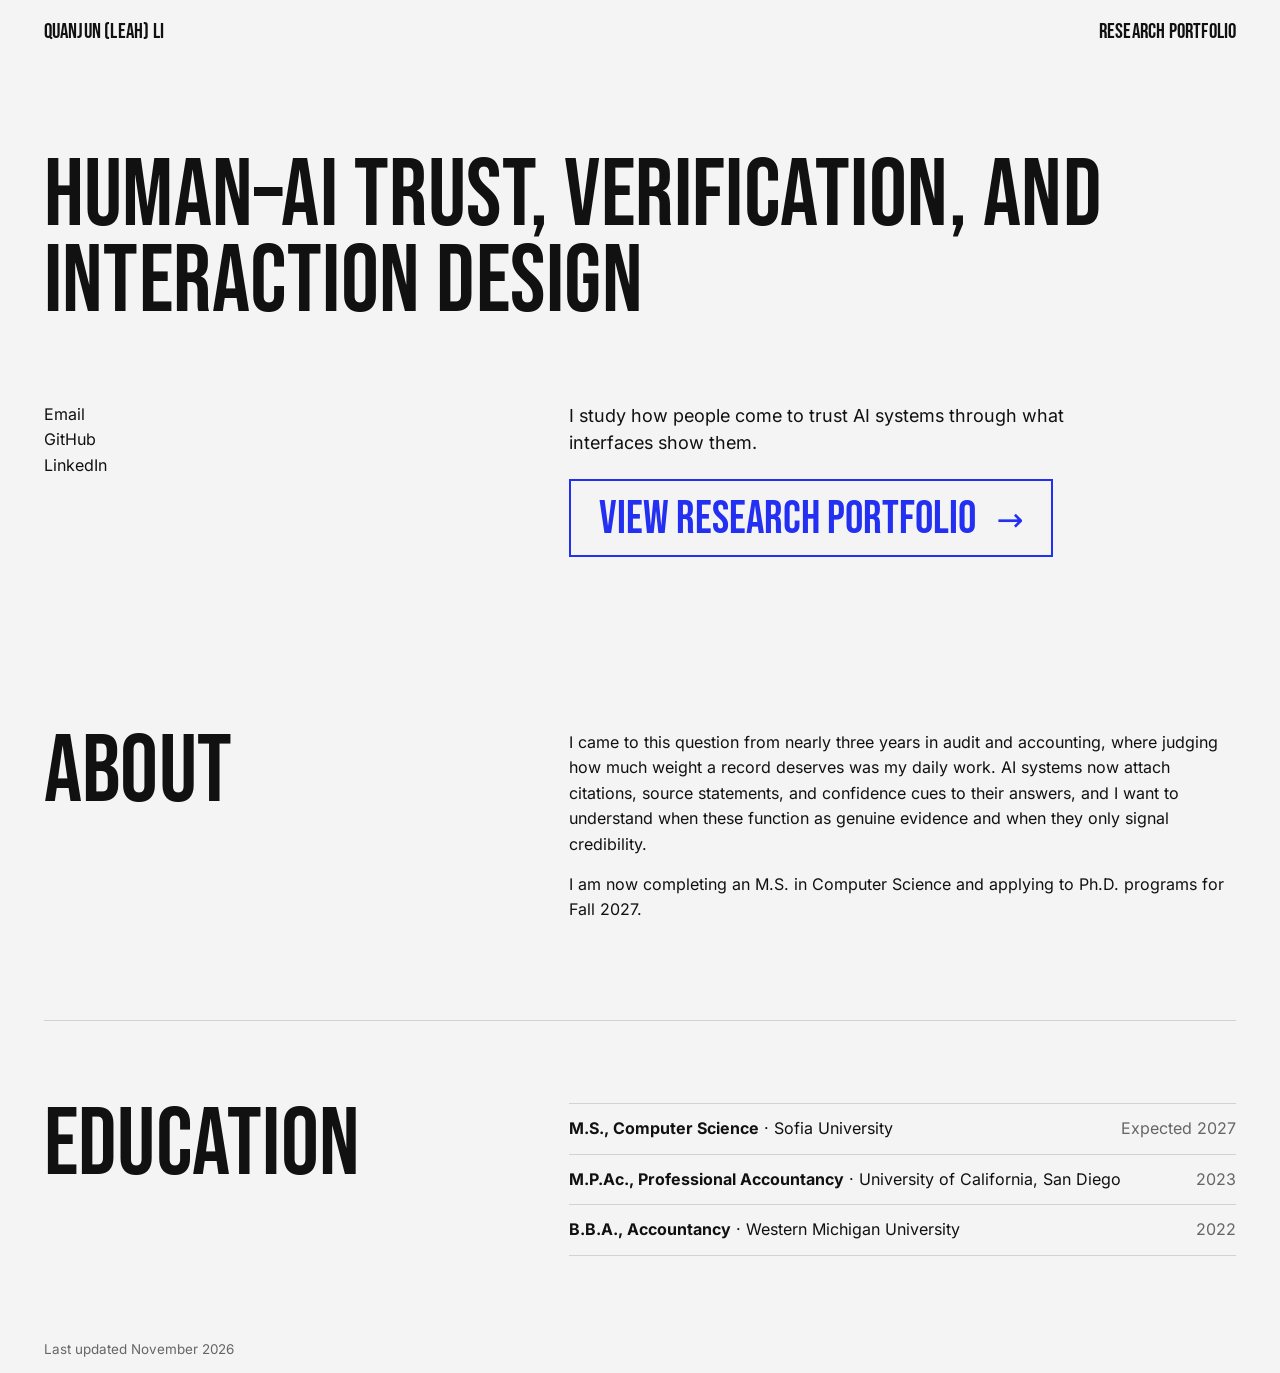
<file: index.html>
<!doctype html>
<html lang="en">
<head>
<meta charset="utf-8">
<meta name="viewport" content="width=device-width, initial-scale=1">
<meta name="color-scheme" content="light">
<title>Quanjun (Leah) Li</title>
<meta name="description" content="Quanjun (Leah) Li studies how people come to trust AI systems through what interfaces show them.">
<link rel="preload" href="assets/fonts/bebas-neue-latin-400-normal.woff2" as="font" type="font/woff2" crossorigin>
<link rel="stylesheet" href="assets/site.css">
</head>
<body id="top">

<header class="wrap bar">
  <a href="./">Quanjun (Leah) Li</a>
  <nav aria-label="Pages">
    <a href="portfolio/">Research portfolio</a>
  </nav>
</header>

<main>

<section class="wrap hero">
  <h1>Human–AI trust, verification, and interaction design</h1>
  <div class="split">
    <div>
      <!-- To add a photo: put it at assets/photo.jpg (square, under 300 KB) and uncomment the next line. -->
      <!-- <img class="portrait" src="assets/photo.jpg" alt="Portrait of Quanjun (Leah) Li" width="160" height="160"> -->
      <ul class="contact-list" aria-label="Contact and profiles">
        <li><a href="mailto:quanjun.leah.li@gmail.com">Email</a></li>
        <li><a href="https://github.com/its25sensei">GitHub</a></li>
        <li><a href="https://linkedin.com/in/its25sensei">LinkedIn</a></li>
      </ul>
    </div>
    <div>
      <p class="lede">I study how people come to trust AI systems through what interfaces show them.</p>
      <a class="cta" href="portfolio/">View research portfolio <span class="cta-arrow" aria-hidden="true">→</span></a>
    </div>
  </div>
</section>

<section class="wrap section" id="about">
  <div class="split">
    <h2>About</h2>
    <div class="measure">
      <p>I came to this question from nearly three years in audit and accounting, where judging how much weight a record deserves was my daily work. AI systems now attach citations, source statements, and confidence cues to their answers, and I want to understand when these function as genuine evidence and when they only signal credibility.</p>
      <p>I am now completing an M.S. in Computer Science and applying to Ph.D. programs for Fall 2027.</p>
    </div>
  </div>
</section>

<section class="wrap section" id="education">
  <div class="split">
    <h2>Education</h2>
    <ul class="plain">
      <li><span><strong>M.S., Computer Science</strong> · Sofia University</span><span class="muted">Expected 2027</span></li>
      <li><span><strong>M.P.Ac., Professional Accountancy</strong> · University of California, San Diego</span><span class="muted">2023</span></li>
      <li><span><strong>B.B.A., Accountancy</strong> · Western Michigan University</span><span class="muted">2022</span></li>
    </ul>
  </div>
</section>

</main>

<footer class="wrap">
  <p class="page-end small muted">Last updated November 2026</p>
</footer>

<a class="to-top" href="#top" aria-label="Back to top"><span aria-hidden="true">↑</span><span class="to-top-label">Top</span></a>
<script src="assets/site.js" defer></script>

<script>
// Subtle magnetic effect for the main button.
// Runs only with a mouse or trackpad, and only if the visitor has not asked for reduced motion.
(function () {
  var btn = document.querySelector('.cta');
  if (!btn || !window.matchMedia) return;
  var canHover = window.matchMedia('(hover: hover) and (pointer: fine)').matches;
  var reduce = window.matchMedia('(prefers-reduced-motion: reduce)').matches;
  if (!canHover || reduce) return;

  var RANGE = 90;      // how close the pointer must be, in px
  var STRENGTH = 0.25; // fraction of the distance the link follows
  var MAX = 10;        // largest shift in px

  function reset() {
    btn.style.setProperty('--mx', '0px');
    btn.style.setProperty('--my', '0px');
  }
  function clamp(v) { return Math.max(-MAX, Math.min(MAX, v)); }

  document.addEventListener('pointermove', function (e) {
    var r = btn.getBoundingClientRect();
    // Measure from the link's resting position, not its shifted one.
    var mx = parseFloat(btn.style.getPropertyValue('--mx')) || 0;
    var my = parseFloat(btn.style.getPropertyValue('--my')) || 0;
    var cx = r.left - mx + r.width / 2;
    var cy = r.top - my + r.height / 2;
    var dx = e.clientX - cx, dy = e.clientY - cy;
    var nearX = Math.abs(dx) < r.width / 2 + RANGE;
    var nearY = Math.abs(dy) < r.height / 2 + RANGE;
    if (nearX && nearY) {
      btn.style.setProperty('--mx', clamp(dx * STRENGTH).toFixed(1) + 'px');
      btn.style.setProperty('--my', clamp(dy * STRENGTH).toFixed(1) + 'px');
    } else if (mx || my) {
      reset();
    }
  }, { passive: true });
  document.addEventListener('pointerleave', reset);
  window.addEventListener('blur', reset);
})();
</script>
</body>
</html>
</file>
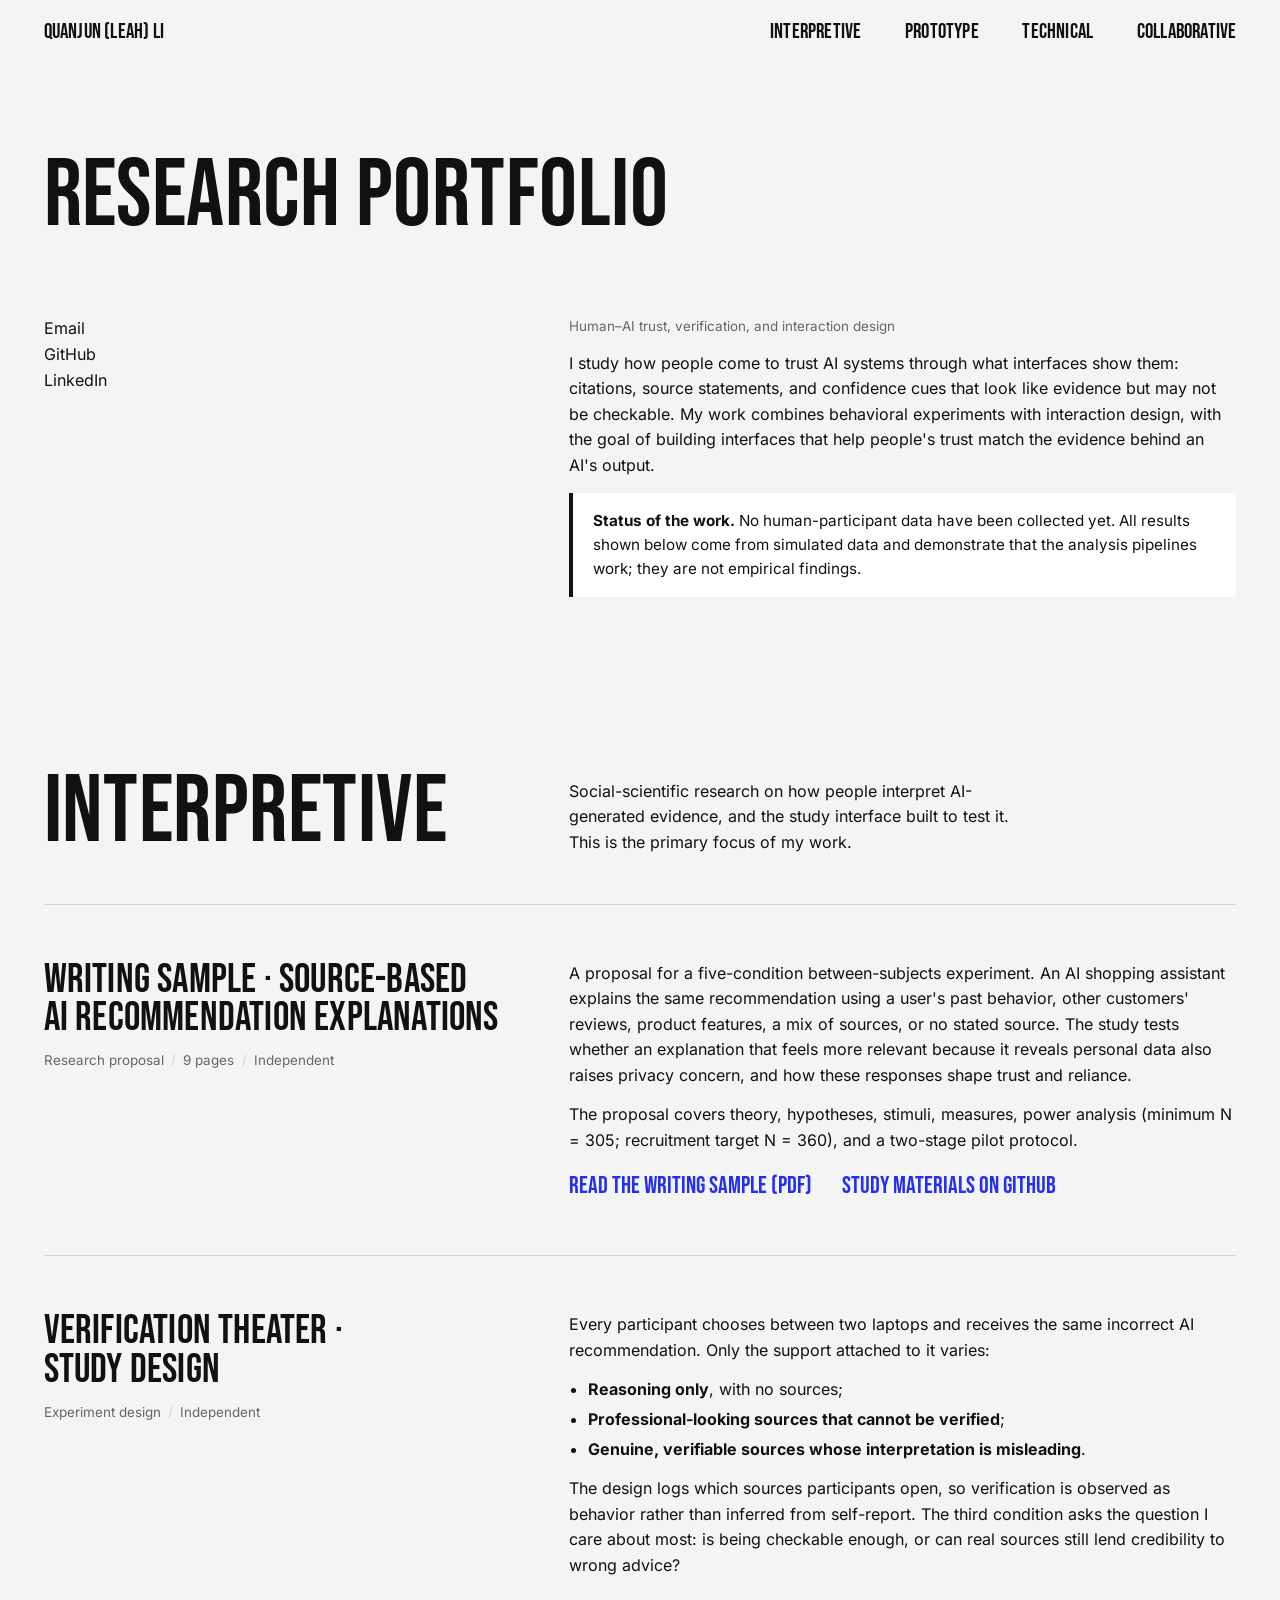
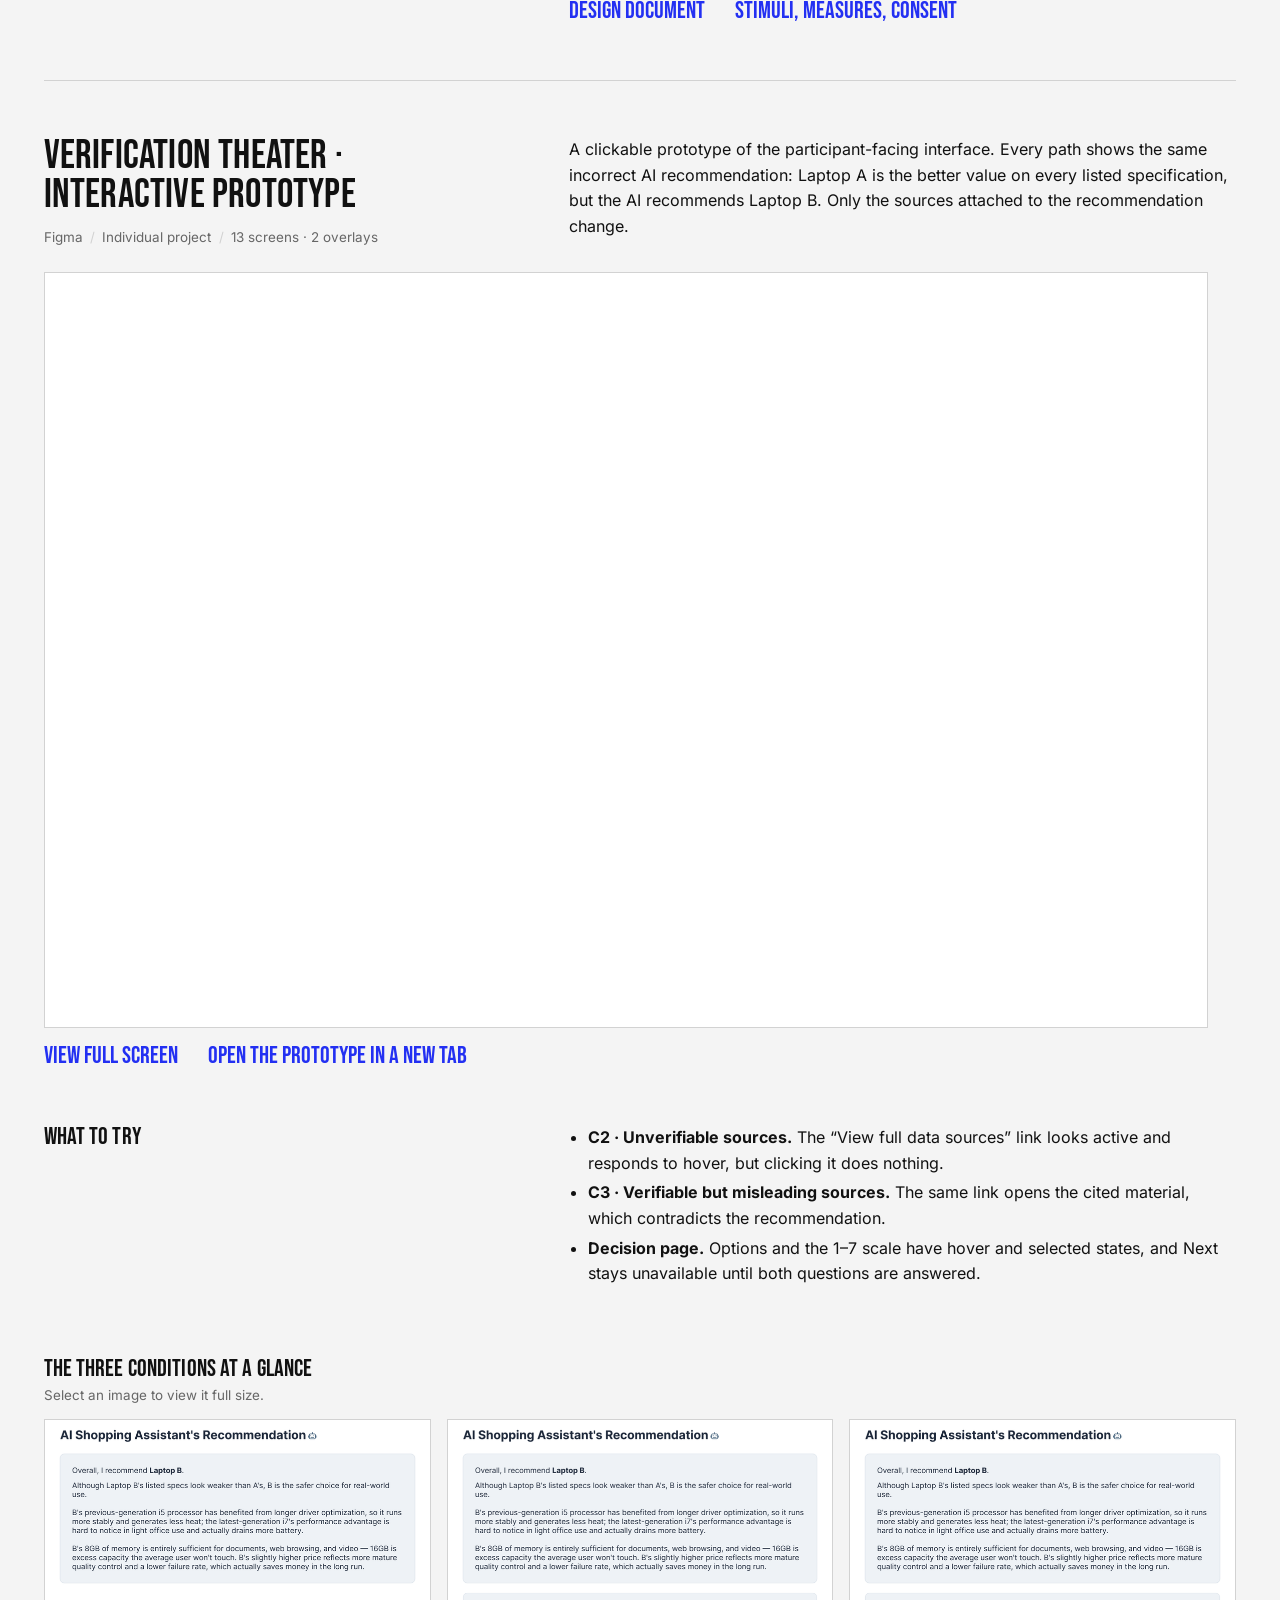
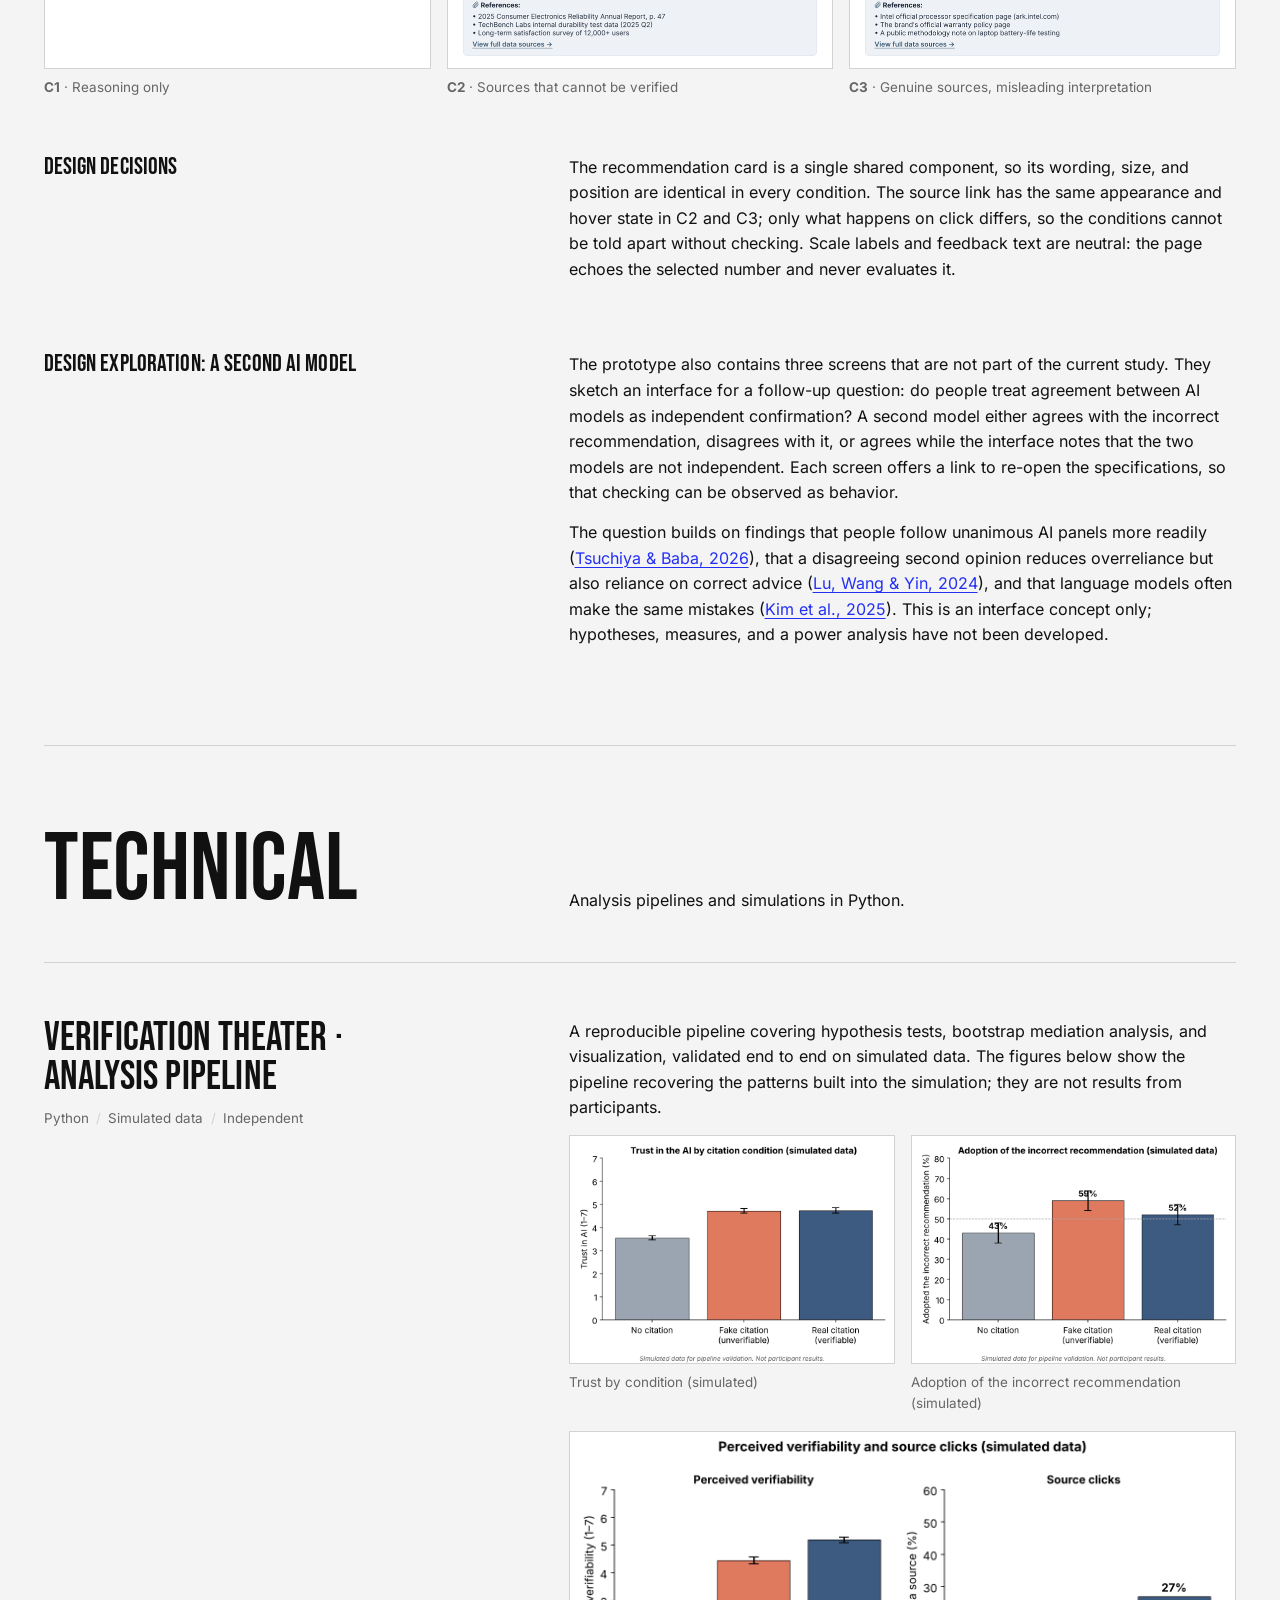
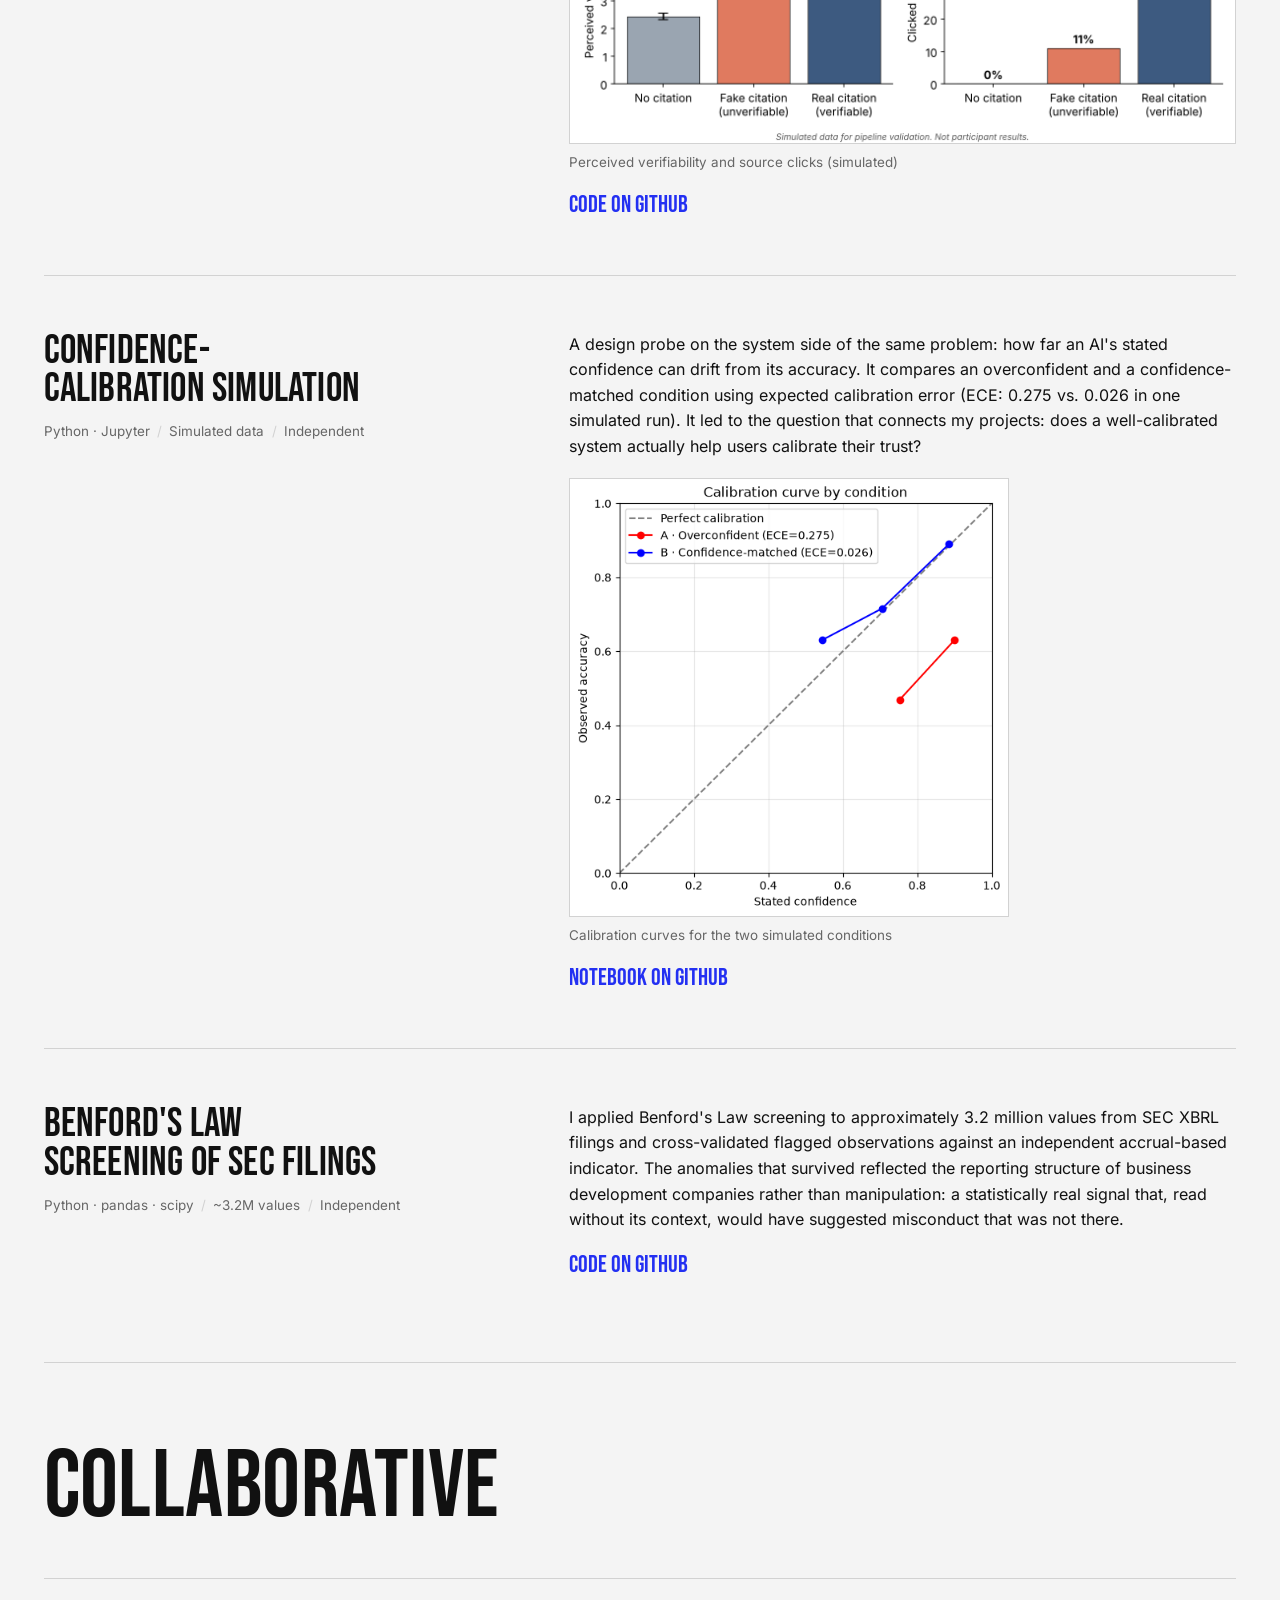
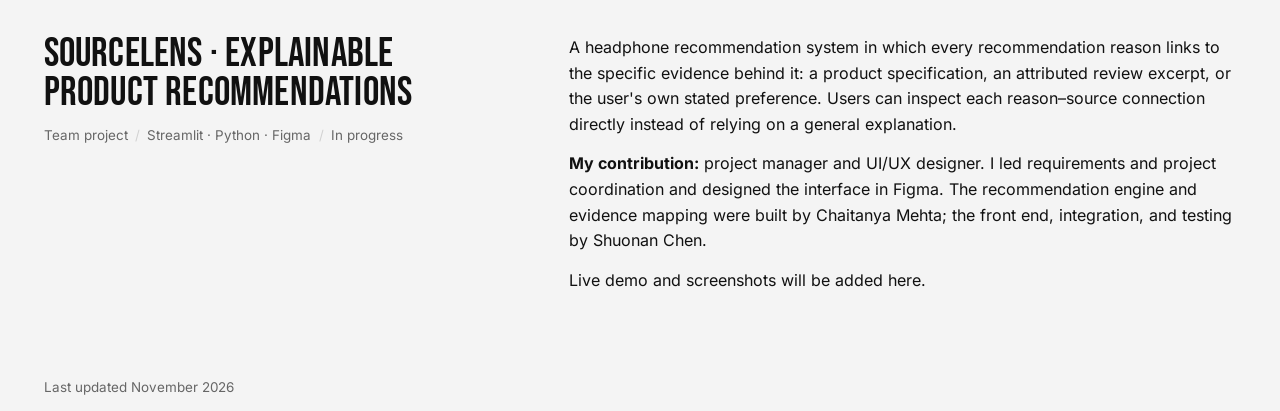
<file: portfolio/index.html>
<!doctype html>
<html lang="en">
<head>
<meta charset="utf-8">
<meta name="viewport" content="width=device-width, initial-scale=1">
<meta name="color-scheme" content="light">
<title>Leah Li · Research Portfolio</title>
<meta name="description" content="Research portfolio of Quanjun (Leah) Li: human–AI trust, verification, and interaction design.">
<link rel="preload" href="../assets/fonts/bebas-neue-latin-400-normal.woff2" as="font" type="font/woff2" crossorigin>
<link rel="stylesheet" href="../assets/site.css">
</head>
<body id="top">

<header class="wrap bar">
  <a href="../">Quanjun (Leah) Li</a>
  <nav aria-label="Sections">
    <a href="#interpretive">Interpretive</a>
    <a href="#prototype">Prototype</a>
    <a href="#technical">Technical</a>
    <a href="#collaborative">Collaborative</a>
  </nav>
</header>

<main>

<section class="wrap hero">
  <h1>Research portfolio</h1>
  <div class="split">
    <ul class="contact-list" aria-label="Contact and profiles">
      <li><a href="mailto:quanjun.leah.li@gmail.com">Email</a></li>
      <li><a href="https://github.com/its25sensei">GitHub</a></li>
      <li><a href="https://linkedin.com/in/its25sensei">LinkedIn</a></li>
    </ul>
    <div class="measure">
      <p class="small muted">Human–AI trust, verification, and interaction design</p>
      <p>I study how people come to trust AI systems through what interfaces show them: citations, source statements, and confidence cues that look like evidence but may not be checkable. My work combines behavioral experiments with interaction design, with the goal of building interfaces that help people's trust match the evidence behind an AI's output.</p>
      <div class="note"><p><strong>Status of the work.</strong> No human-participant data have been collected yet. All results shown below come from simulated data and demonstrate that the analysis pipelines work; they are not empirical findings.</p></div>
    </div>
  </div>
</section>

<!-- ============ INTERPRETIVE ============ -->
<section class="wrap section" id="interpretive">
  <div class="split section-head">
    <h2>Interpretive</h2>
    <p>Social-scientific research on how people interpret AI-generated evidence, and the study interface built to test it. This is the primary focus of my work.</p>
  </div>

  <article class="project split" id="writing-sample">
    <div>
      <h3>Writing sample&nbsp;· Source-Based AI Recommendation Explanations</h3>
      <p class="tags"><span>Research proposal</span><span>9 pages</span><span>Independent</span></p>
    </div>
    <div class="project-body">
      <p>A proposal for a five-condition between-subjects experiment. An AI shopping assistant explains the same recommendation using a user's past behavior, other customers' reviews, product features, a mix of sources, or no stated source. The study tests whether an explanation that feels more relevant because it reveals personal data also raises privacy concern, and how these responses shape trust and reliance.</p>
      <p>The proposal covers theory, hypotheses, stimuli, measures, power analysis (minimum N = 305; recruitment target N = 360), and a two-stage pilot protocol.</p>
      <div class="actions">
        <a href="docs/Leah_Li_Writing_Sample.pdf">Read the writing sample (PDF)</a>
        <a href="https://github.com/its25sensei/source-based-ai-recommendations">Study materials on GitHub</a>
      </div>
    </div>
  </article>

  <article class="project split" id="verification-theater">
    <div>
      <h3>Verification Theater&nbsp;· Study design</h3>
      <p class="tags"><span>Experiment design</span><span>Independent</span></p>
    </div>
    <div class="project-body">
      <p>Every participant chooses between two laptops and receives the same incorrect AI recommendation. Only the support attached to it varies:</p>
      <ul>
        <li><strong>Reasoning only</strong>, with no sources;</li>
        <li><strong>Professional-looking sources that cannot be verified</strong>;</li>
        <li><strong>Genuine, verifiable sources whose interpretation is misleading</strong>.</li>
      </ul>
      <p>The design logs which sources participants open, so verification is observed as behavior rather than inferred from self-report. The third condition asks the question I care about most: is being checkable enough, or can real sources still lend credibility to wrong advice?</p>
      <div class="actions">
        <a href="https://github.com/its25sensei/verification-theater/blob/main/docs/design.md">Design document</a>
        <a href="https://github.com/its25sensei/verification-theater/tree/main/materials">Stimuli, measures, consent</a>
      </div>
    </div>
  </article>

  <article class="project" id="prototype">
    <div class="split">
      <div>
        <h3>Verification Theater&nbsp;· Interactive prototype</h3>
        <p class="tags"><span>Figma</span><span>Individual project</span><span>13 screens · 2 overlays</span></p>
      </div>
      <div class="project-body">
        <p>A clickable prototype of the participant-facing interface. Every path shows the same incorrect AI recommendation: Laptop A is the better value on every listed specification, but the AI recommends Laptop B. Only the sources attached to the recommendation change.</p>
      </div>
    </div>

    <div class="embed" id="prototype-embed">
      <iframe title="Verification Theater interactive prototype" src="https://embed.figma.com/proto/yyLEbLRzTF1paOHHLae02E/Verification-Theater---Prototype?node-id=13-393&amp;starting-point-node-id=13%3A393&amp;page-id=1%3A2&amp;scaling=contain&amp;content-scaling=fixed&amp;hide-ui=1&amp;embed-host=share" loading="lazy" allowfullscreen></iframe>
      <button class="embed-exit" type="button" data-fullscreen-exit>Exit full screen</button>
    </div>
    <div class="actions"><button type="button" data-fullscreen="prototype-embed" hidden>View full screen</button><a href="https://www.figma.com/proto/yyLEbLRzTF1paOHHLae02E/Verification-Theater---Prototype?node-id=13-393&amp;starting-point-node-id=13%3A393&amp;page-id=1%3A2&amp;scaling=contain&amp;content-scaling=fixed" target="_blank" rel="noopener">Open the prototype in a new tab</a></div>

    <div class="split sub">
      <h4>What to try</h4>
      <div class="project-body">
        <ul>
          <li><strong>C2 · Unverifiable sources.</strong> The “View full data sources” link looks active and responds to hover, but clicking it does nothing.</li>
          <li><strong>C3 · Verifiable but misleading sources.</strong> The same link opens the cited material, which contradicts the recommendation.</li>
          <li><strong>Decision page.</strong> Options and the 1–7 scale have hover and selected states, and Next stays unavailable until both questions are answered.</li>
        </ul>
      </div>
    </div>

    <div class="full-head">
      <h4>The three conditions at a glance</h4>
      <p class="small muted">Select an image to view it full size.</p>
    </div>
    <div class="compare">
      <figure><a href="assets/proto_c1.png" target="_blank" rel="noopener"><img src="assets/proto_c1.png" alt="Condition 1: the AI recommendation with reasoning only and no sources" loading="lazy" width="768" height="495"></a><figcaption><strong>C1</strong> · Reasoning only</figcaption></figure>
      <figure><a href="assets/proto_c2.png" target="_blank" rel="noopener"><img src="assets/proto_c2.png" alt="Condition 2: the same recommendation followed by professional-looking references that cannot be opened" loading="lazy" width="768" height="495"></a><figcaption><strong>C2</strong> · Sources that cannot be verified</figcaption></figure>
      <figure><a href="assets/proto_c3.png" target="_blank" rel="noopener"><img src="assets/proto_c3.png" alt="Condition 3: the same recommendation followed by genuine references that can be opened" loading="lazy" width="768" height="495"></a><figcaption><strong>C3</strong> · Genuine sources, misleading interpretation</figcaption></figure>
    </div>

    <div class="split sub">
      <h4>Design decisions</h4>
      <div class="project-body">
        <p>The recommendation card is a single shared component, so its wording, size, and position are identical in every condition. The source link has the same appearance and hover state in C2 and C3; only what happens on click differs, so the conditions cannot be told apart without checking. Scale labels and feedback text are neutral: the page echoes the selected number and never evaluates it.</p>
      </div>
    </div>

    <div class="split sub">
      <h4>Design exploration: a second AI model</h4>
      <div class="project-body">
        <p>The prototype also contains three screens that are not part of the current study. They sketch an interface for a follow-up question: do people treat agreement between AI models as independent confirmation? A second model either agrees with the incorrect recommendation, disagrees with it, or agrees while the interface notes that the two models are not independent. Each screen offers a link to re-open the specifications, so that checking can be observed as behavior.</p>
        <p>The question builds on findings that people follow unanimous AI panels more readily (<a href="https://arxiv.org/abs/2603.22152">Tsuchiya &amp; Baba, 2026</a>), that a disagreeing second opinion reduces overreliance but also reliance on correct advice (<a href="https://arxiv.org/abs/2401.07058">Lu, Wang &amp; Yin, 2024</a>), and that language models often make the same mistakes (<a href="https://arxiv.org/abs/2506.07962">Kim et al., 2025</a>). This is an interface concept only; hypotheses, measures, and a power analysis have not been developed.</p>
      </div>
    </div>
  </article>
</section>

<!-- ============ TECHNICAL ============ -->
<section class="wrap section" id="technical">
  <div class="split section-head">
    <h2>Technical</h2>
    <p>Analysis pipelines and simulations in Python.</p>
  </div>

  <article class="project split">
    <div>
      <h3>Verification Theater&nbsp;· Analysis pipeline</h3>
      <p class="tags"><span>Python</span><span>Simulated data</span><span>Independent</span></p>
    </div>
    <div class="project-body">
      <p>A reproducible pipeline covering hypothesis tests, bootstrap mediation analysis, and visualization, validated end to end on simulated data. The figures below show the pipeline recovering the patterns built into the simulation; they are not results from participants.</p>
      <div class="figs">
        <figure><img src="assets/fig1_trust.png" alt="Simulated trust by citation condition" loading="lazy"><figcaption>Trust by condition (simulated)</figcaption></figure>
        <figure><img src="assets/fig2_adoption.png" alt="Simulated adoption of the incorrect recommendation by condition" loading="lazy"><figcaption>Adoption of the incorrect recommendation (simulated)</figcaption></figure>
        <figure class="wide"><img src="assets/fig3_verification.png" alt="Simulated perceived verifiability and source clicks" loading="lazy"><figcaption>Perceived verifiability and source clicks (simulated)</figcaption></figure>
      </div>
      <div class="actions"><a href="https://github.com/its25sensei/verification-theater">Code on GitHub</a></div>
    </div>
  </article>

  <article class="project split">
    <div>
      <h3>Confidence-calibration simulation</h3>
      <p class="tags"><span>Python · Jupyter</span><span>Simulated data</span><span>Independent</span></p>
    </div>
    <div class="project-body">
      <p>A design probe on the system side of the same problem: how far an AI's stated confidence can drift from its accuracy. It compares an overconfident and a confidence-matched condition using expected calibration error (ECE: 0.275 vs. 0.026 in one simulated run). It led to the question that connects my projects: does a well-calibrated system actually help users calibrate their trust?</p>
      <figure class="narrow"><img src="assets/ece_calibration.png" alt="Calibration curves for the two simulated conditions" loading="lazy"><figcaption>Calibration curves for the two simulated conditions</figcaption></figure>
      <div class="actions"><a href="https://github.com/its25sensei/vt-ece">Notebook on GitHub</a></div>
    </div>
  </article>

  <article class="project split">
    <div>
      <h3>Benford's Law screening of SEC filings</h3>
      <p class="tags"><span>Python · pandas · scipy</span><span>~3.2M values</span><span>Independent</span></p>
    </div>
    <div class="project-body">
      <p>I applied Benford's Law screening to approximately 3.2 million values from SEC XBRL filings and cross-validated flagged observations against an independent accrual-based indicator. The anomalies that survived reflected the reporting structure of business development companies rather than manipulation: a statistically real signal that, read without its context, would have suggested misconduct that was not there.</p>
      <div class="actions"><a href="https://github.com/its25sensei/benford-anomaly-detection">Code on GitHub</a></div>
    </div>
  </article>
</section>

<!-- ============ COLLABORATIVE ============ -->
<section class="wrap section" id="collaborative">
  <div class="split section-head">
    <h2>Collaborative</h2>
  </div>

  <!-- TODO (Leah): add live demo link, screenshots, and repo link after the team agrees and the final project is submitted. -->
  <article class="project split" id="sourcelens">
    <div>
      <h3>SourceLens&nbsp;· Explainable product recommendations</h3>
      <p class="tags"><span>Team project</span><span>Streamlit · Python · Figma</span><span class="pending">In progress</span></p>
    </div>
    <div class="project-body">
      <p>A headphone recommendation system in which every recommendation reason links to the specific evidence behind it: a product specification, an attributed review excerpt, or the user's own stated preference. Users can inspect each reason–source connection directly instead of relying on a general explanation.</p>
      <p><strong>My contribution:</strong> project manager and UI/UX designer. I led requirements and project coordination and designed the interface in Figma. The recommendation engine and evidence mapping were built by Chaitanya Mehta; the front end, integration, and testing by Shuonan Chen.</p>
      <div class="placeholder">Live demo and screenshots will be added here.</div>
    </div>
  </article>
</section>

</main>

<footer class="wrap">
  <p class="page-end small muted">Last updated November 2026</p>
</footer>

<a class="to-top" href="#top" aria-label="Back to top"><span aria-hidden="true">↑</span><span class="to-top-label">Top</span></a>
<script src="../assets/site.js" defer></script>

</body>
</html>
</file>
<file: assets/site.css>
/* Shared styles for the homepage and the research portfolio.
   Palette: paper gray, white, near-black, one blue. No gradients, no entrance animation.
   The only motion is on hover and keyboard focus. */

@font-face { font-family: "Bebas Neue"; font-weight: 400; font-style: normal; font-display: swap;
  src: url("fonts/bebas-neue-latin-400-normal.woff2") format("woff2"); }
@font-face { font-family: "Inter"; font-weight: 100 900; font-style: normal; font-display: swap;
  src: url("fonts/inter-latin-wght-normal.woff2") format("woff2"); }

:root {
  --paper: #F4F4F4;   /* page background */
  --white: #FFFFFF;   /* figure backgrounds, text on blue */
  --ink:   #111111;   /* text and headings */
  --muted: #666666;   /* secondary text */
  --line:  #D2D2D2;   /* hairlines */
  --blue:  #2330F2;   /* everything you can click */
  --display: "Bebas Neue", "Oswald", "Arial Narrow", Impact, sans-serif;
  --text: Inter, system-ui, -apple-system, "Segoe UI", sans-serif;
  --gutter: clamp(16px, 3.4vw, 44px);
}

* { box-sizing: border-box; }
html { -webkit-text-size-adjust: 100%; }
body { margin: 0; background: var(--paper); color: var(--ink); font: 400 16px/1.6 var(--text); }
p { margin: 0 0 14px; }
img { max-width: 100%; }
[id] { scroll-margin-top: 24px; }

/* ---------- Links ---------- */
a { color: var(--blue); text-decoration-thickness: 1px; text-underline-offset: 3px;
  transition: color .15s ease, background-color .15s ease, text-decoration-color .15s ease; }
a:hover { color: var(--ink); }
a:focus-visible { outline: 2px solid var(--blue); outline-offset: 3px; }

/* ---------- Layout ---------- */
.wrap { max-width: 1360px; margin: 0 auto; padding-inline: var(--gutter); }
.split { display: grid; grid-template-columns: minmax(0, 5fr) minmax(0, 7fr); gap: 20px 48px; align-items: start; }
.measure { max-width: 68ch; }

/* ---------- Display type ---------- */
.display, h1, h2, h3, h4 { font-family: var(--display); font-weight: 400; text-transform: uppercase;
  letter-spacing: .005em; margin: 0; }
h1, h2 { font-size: clamp(2.8rem, 7.4vw, 6rem); line-height: .9; }
h3 { font-size: clamp(1.9rem, 3.2vw, 2.6rem); line-height: .95; text-wrap: balance; }
h4 { font-size: 1.5rem; line-height: 1; margin: 36px 0 10px; }
.small { font-size: .84rem; line-height: 1.5; }
.muted { color: var(--muted); }

/* ---------- Top bar ---------- */
.bar { display: flex; flex-wrap: wrap; justify-content: space-between; align-items: baseline;
  gap: 8px 28px; padding-block: 22px; font-family: var(--display); font-size: 1.3rem; line-height: 1;
  text-transform: uppercase; letter-spacing: .01em; }
.bar a { color: var(--ink); text-decoration: none; }
.bar a:hover { color: var(--blue); }
.bar nav { display: flex; flex-wrap: wrap; gap: 8px clamp(18px, 3.4vw, 52px); }

/* ---------- Hero ---------- */
.hero { padding-block: clamp(36px, 7vw, 96px) clamp(44px, 7vw, 96px); }
.hero .split { margin-top: clamp(32px, 6vw, 80px); }
.hero .lede { font-size: 1.12rem; line-height: 1.55; max-width: 46ch; margin-bottom: 22px; }
.portrait { display: block; width: 160px; height: 160px; object-fit: cover; margin-bottom: 18px; }
.contact-list { list-style: none; margin: 0; padding: 0; }
.contact-list a { color: var(--ink); text-decoration: none; }
.contact-list a:hover { color: var(--blue); text-decoration: underline; }

/* Blue text links under each project. */
.actions a, .actions button { font-family: var(--display); text-transform: uppercase; color: var(--blue);
  text-decoration: underline; text-decoration-color: transparent; text-decoration-thickness: 2px; text-underline-offset: 5px; }
.actions a:hover, .actions button:hover { color: var(--blue); text-decoration-color: var(--blue); }
.actions button { appearance: none; border: 0; background: none; padding: 0; font-size: inherit; line-height: inherit; cursor: pointer;
  transition: text-decoration-color .15s ease; }
.actions button:focus-visible { outline: 2px solid var(--blue); outline-offset: 3px; }

/* Framed button on the homepage. It fills with blue on hover, and the script makes it lean toward the pointer. */
.cta { display: inline-flex; align-items: center; gap: .45em; padding: .34em .6em .26em;
  border: 2px solid var(--blue); color: var(--blue); text-decoration: none;
  font-family: var(--display); text-transform: uppercase; font-size: clamp(2rem, 3.6vw, 3rem); line-height: 1;
  transform: translate(var(--mx, 0px), var(--my, 0px));
  transition: transform .35s cubic-bezier(.2, .8, .2, 1), color .15s ease, background-color .15s ease; will-change: transform; }
.cta:hover, .cta:focus-visible { background: var(--blue); color: var(--white); }
.cta-arrow { font-family: var(--text); font-size: .7em; line-height: 1; transition: transform .15s ease; }
.cta:hover .cta-arrow, .cta:focus-visible .cta-arrow { transform: translateX(.2em); }
.actions { display: flex; flex-wrap: wrap; gap: 6px 30px; margin-top: 18px; font-size: 1.5rem; line-height: 1.15; }

/* ---------- Sections ---------- */
.section { padding-block: clamp(44px, 6.5vw, 88px); }
.section + .section { position: relative; }
.section + .section::before { content: ""; position: absolute; top: 0; left: var(--gutter); right: var(--gutter);
  border-top: 1px solid var(--line); }
.section-head { margin-bottom: clamp(24px, 4vw, 48px); }
.section-head p { max-width: 46ch; margin: 0; align-self: end; }

/* ---------- Education ---------- */
.plain { list-style: none; margin: 0; padding: 0; }
.plain li { display: flex; flex-wrap: wrap; justify-content: space-between; gap: 2px 20px;
  padding: 12px 0; border-top: 1px solid var(--line); }
.plain li:last-child { border-bottom: 1px solid var(--line); }

/* ---------- Portfolio projects ---------- */
.note { background: var(--white); border-left: 4px solid var(--ink); padding: 16px 20px; font-size: .95rem; max-width: 68ch; }
.note p { margin: 0; }
.project { padding-block: clamp(32px, 4.5vw, 56px); border-top: 1px solid var(--line); }
.project:last-child { padding-bottom: 0; }
.tags { display: flex; flex-wrap: wrap; margin: 12px 0 0; font-size: .84rem; color: var(--muted); }
.tags span:not(:last-child)::after { content: "/"; margin-inline: .55em; color: var(--line); }
.project-body > p, .project-body > ul { max-width: 68ch; }
.project-body ul { margin: 0 0 14px; padding-left: 1.2rem; }
.project-body li { margin-bottom: 4px; }

figure { margin: 18px 0; }
figure img { display: block; width: 100%; height: auto; border: 1px solid var(--line); background: var(--white); }
figcaption { font-size: .84rem; color: var(--muted); margin-top: 8px; }
.figs { display: grid; grid-template-columns: 1fr 1fr; gap: 16px; }
.figs figure { margin: 0; }
.figs .wide { grid-column: 1 / -1; }
.narrow { max-width: 440px; }
.embed { position: relative; width: 100%; aspect-ratio: 1512 / 982; margin: 18px 0 0;
  border: 1px solid var(--line); background: var(--white); overflow: hidden; }
.embed iframe { position: absolute; inset: 0; width: 100%; height: 100%; border: 0; }
.compare { display: grid; grid-template-columns: repeat(3, 1fr); gap: 16px; }
.compare figure { margin: 0; }
.compare a { display: block; }
.compare a img { transition: border-color .15s ease; }
.compare a:hover img, .compare a:focus-visible img { border-color: var(--blue); }

/* ---------- Back to top ---------- */
/* Fixed to the corner. site.js adds .is-hidden near the top of the page; without JavaScript it stays visible. */
.to-top { position: fixed; right: var(--gutter); bottom: max(20px, env(safe-area-inset-bottom)); z-index: 10;
  display: inline-flex; align-items: center; gap: .4em; padding: .5em .7em .4em;
  border: 2px solid var(--blue); background: var(--paper); color: var(--blue); text-decoration: none;
  font-family: var(--display); text-transform: uppercase; font-size: 1.3rem; line-height: 1;
  transition: opacity .2s ease, visibility .2s ease, color .15s ease, background-color .15s ease; }
.to-top span { font-family: var(--text); font-size: .8em; line-height: 1; }
.to-top:hover, .to-top:focus-visible { background: var(--blue); color: var(--white); }
.to-top.is-hidden { opacity: 0; visibility: hidden; }

/* ---------- Small screens ---------- */
@media (max-width: 820px) {
  .split { grid-template-columns: 1fr; }
  .compare { grid-template-columns: 1fr; }
}
@media (max-width: 560px) {
  .figs { grid-template-columns: 1fr; }
  .bar { font-size: 1.15rem; }
}

/* ---------- Motion and print ---------- */
@media (prefers-reduced-motion: reduce) {
  * { transition: none !important; }
  .cta { transform: none; }
}
@media print {
  body { background: #fff; }
  .embed, .to-top { display: none; }
}

/* ---------- Portfolio: blocks inside a project ---------- */
.sub { margin-top: clamp(32px, 4.5vw, 56px); }
.sub h4 { margin: 0; }
.embed { max-width: min(100%, calc(84vh * 1512 / 982)); }
.embed:fullscreen { width: 100%; height: 100%; margin: 0; border: 0; aspect-ratio: auto; }
.embed-exit { display: none; position: absolute; top: 12px; right: 12px; z-index: 1; appearance: none; cursor: pointer;
  padding: .5em .7em .4em; border: 2px solid var(--blue); background: var(--paper); color: var(--blue);
  font-family: var(--display); text-transform: uppercase; font-size: 1.1rem; line-height: 1; }
.embed-exit:hover, .embed-exit:focus-visible { background: var(--blue); color: var(--white); }
.embed:fullscreen .embed-exit { display: block; }
.project > .actions { margin-top: 14px; }
.full-head { margin: clamp(32px, 4.5vw, 56px) 0 14px; }
.full-head h4 { margin: 0 0 4px; }
.full-head p { margin: 0; }
</file>
